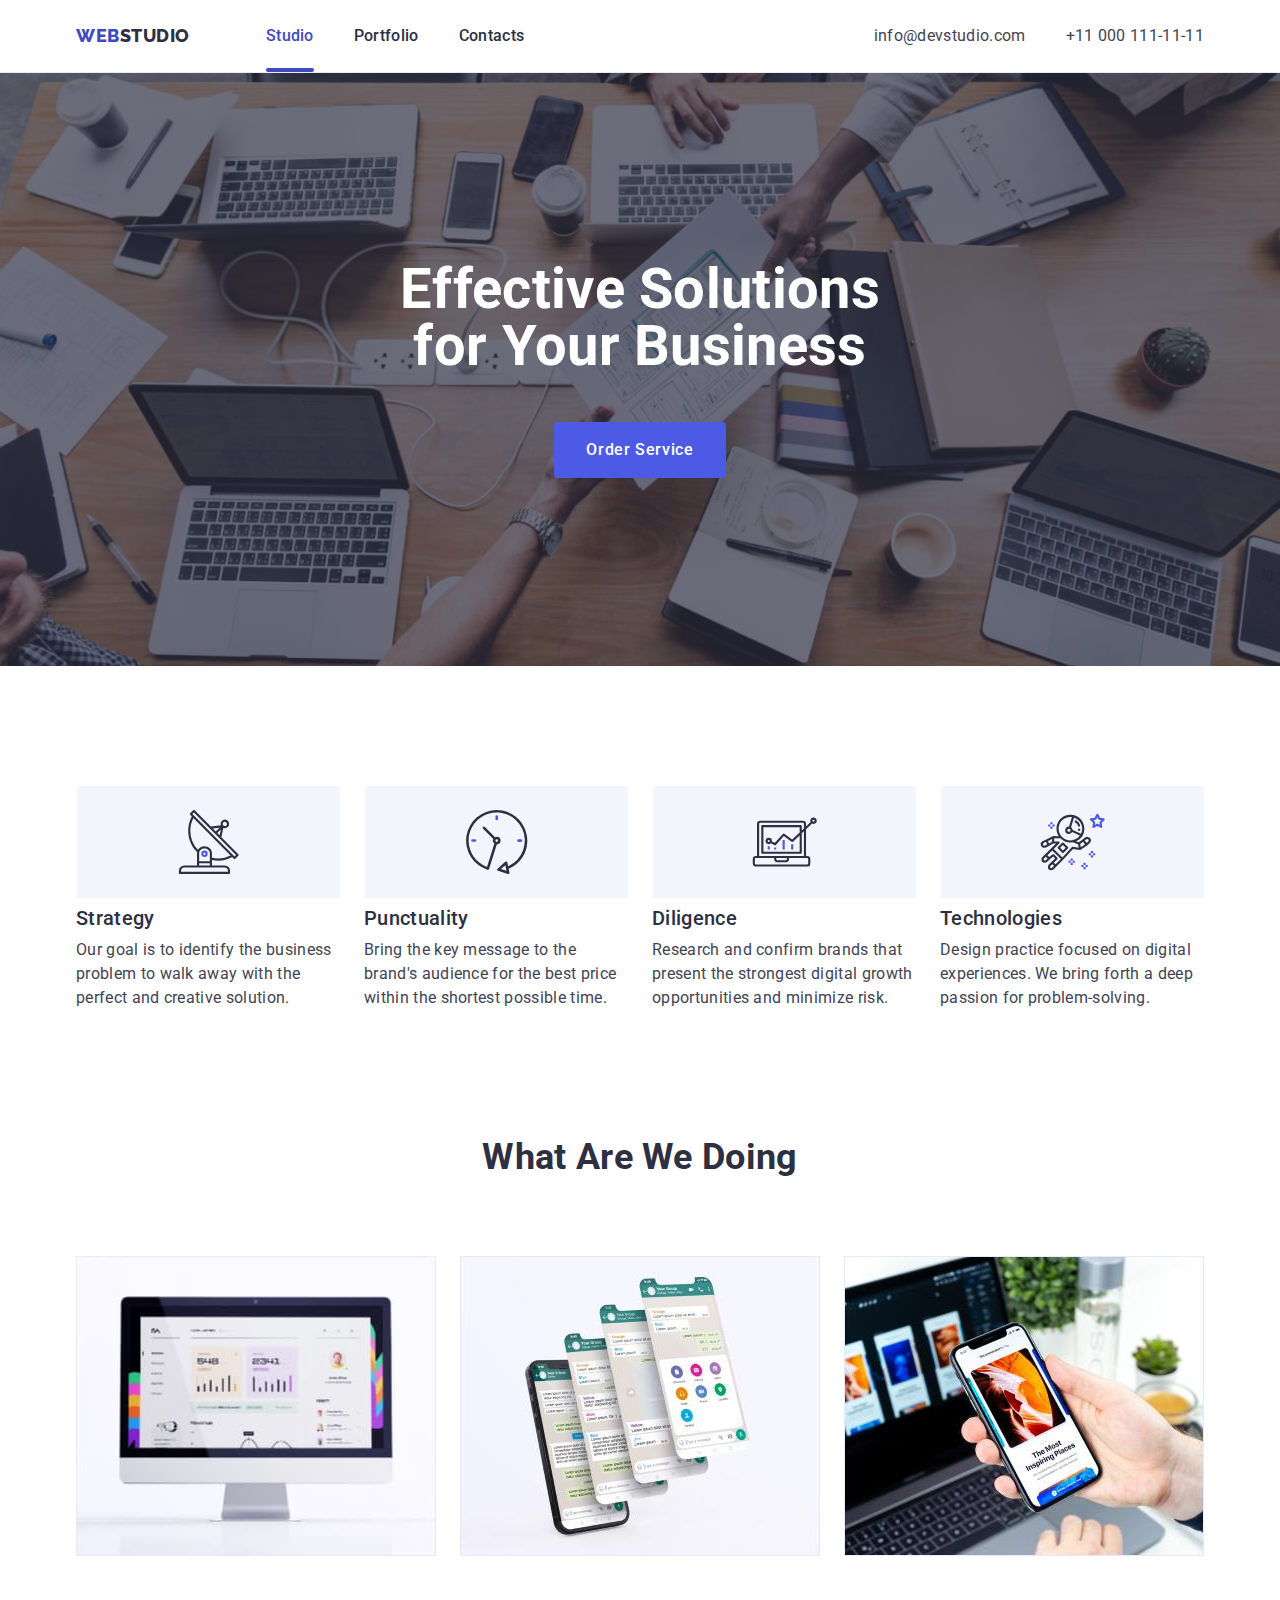
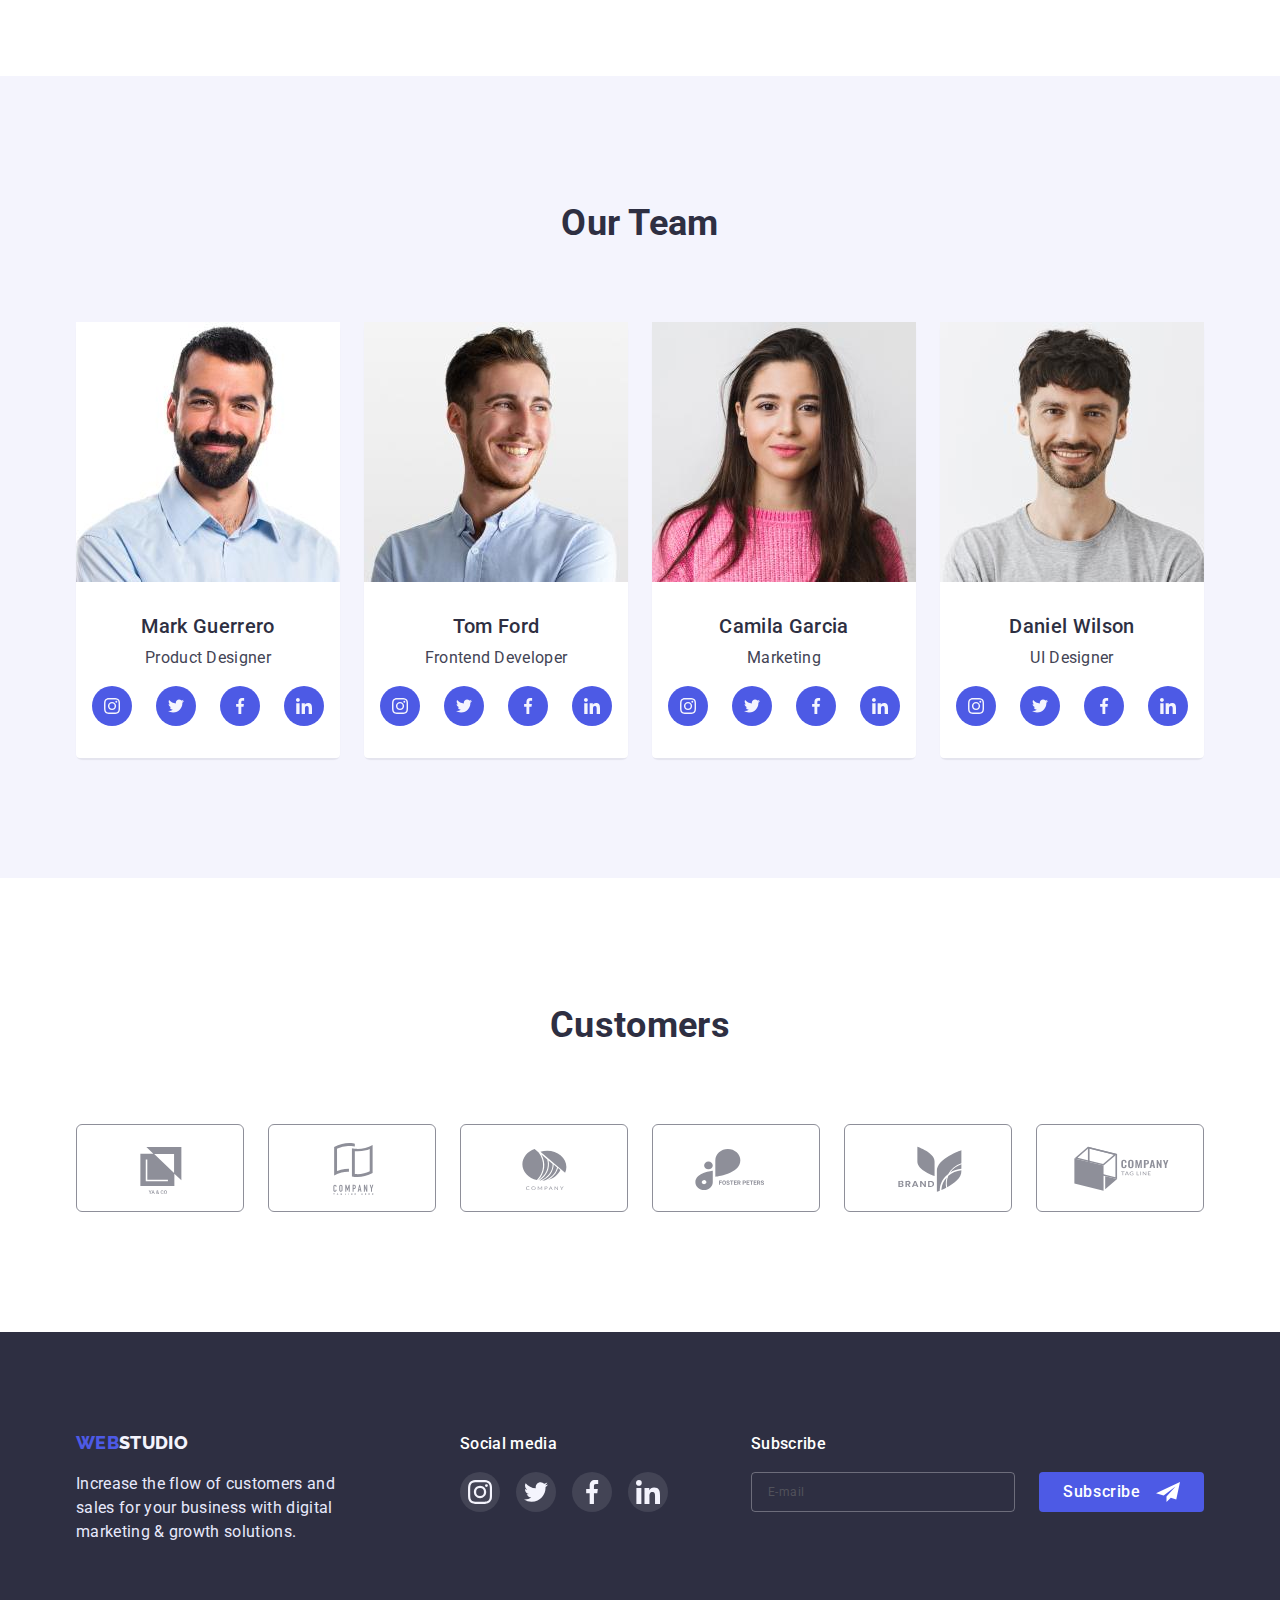
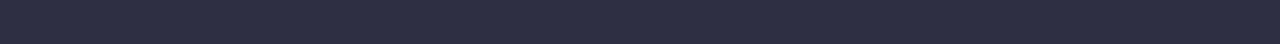
<file: index.html>
<!DOCTYPE html>
<html lang="en">
  <head>
    <meta charset="UTF-8" />
    <meta http-equiv="X-UA-Compatible" content="IE=edge" />
    <meta name="viewport" content="width=device-width, initial-scale=1.0" />
    <title>WEB STUDIO</title>
    <link rel="preconnect" href="https://fonts.googleapis.com" />
    <link rel="preconnect" href="https://fonts.gstatic.com" crossorigin />
    <link
      href="https://fonts.googleapis.com/css2?family=Raleway:wght@800&family=Roboto:wght@400;500;700;900&display=swap"
      rel="stylesheet"
    />
    <link
      rel="stylesheet"
      href="https://cdnjs.cloudflare.com/ajax/libs/modern-normalize/1.1.0/modern-normalize.min.css"
    />
    <link rel="stylesheet" href="./css/style.css" />
  </head>
  <body>
    <header class="header">
      <nav class="container main-nav">
        <a href="./index.html" class="logo link"
          >WEB<span class="logo-header">STUDIO</span></a
        >
        <ul class="navigation list">
          <li class="nav-item">
            <a href="./index.html" class="current link header-links">
              Studio
            </a>
          </li>
          <li class="nav-item">
            <a href="./portfolio.html" class="link header-links">Portfolio</a>
          </li>
          <li class="nav-item">
            <a href="" class="link header-links">Contacts</a>
          </li>
        </ul>

        <ul class="list contact-list">
          <li class="nav-item">
            <a
              href="mailto:info@devstudio.com"
              class="link contacts header-links"
              >info@devstudio.com</a
            >
          </li>
          <li class="nav-item">
            <a href="tel:+110001111111" class="link contacts header-links"
              >+11 000 111-11-11</a
            >
          </li>
        </ul>
      </nav>
    </header>
    <main>
      <section class="section-one section overlay">
        <div class="container">
          <h1 class="main-title">
            Effective Solutions <br />
            for Your Business
          </h1>

          <button type="button" class="btn btn-order" data-modal-open>
            Order Service
          </button>
          <div class="backdrop is-hidden" data-modal>
            <div class="modal">
              <div class="modal-section">
                <button class="btn btn-modal" data-modal-close>
                  <div class="icon-close">
                    <svg class="svg-close">
                      <use
                        href="./images/icons.svg/close_1.svg#icon-close"
                      ></use>
                    </svg>
                  </div>
                </button>
                <form class="contact-form">
                  <p class="form-title">
                    Leave your contacts and we will call you back
                  </p>
                  <ul class="list">
                    <li>
                      <label class="label-form name" for="name">Name</label>
                      <div class="input-wrapper">
                        <input
                          class="input-form"
                          type="text"
                          id="name"
                          name="name"
                          required
                        />
                        <svg class="icon-form icon-name">
                          <use
                            href="./images/icons.svg/form-icons.svg#icon-person"
                          ></use>
                        </svg>
                      </div>
                    </li>
                    <li>
                      <label class="label-form" for="phone"> Phone</label>
                      <div class="input-wrapper">
                        <input
                          class="input-form"
                          type="tel"
                          id="phone"
                          name="phone"
                          required
                        />
                        <svg class="icon-form icon-phone">
                          <use
                            href="./images/icons.svg/form-icons.svg#icon-phone"
                          ></use>
                        </svg>
                      </div>
                    </li>
                    <li>
                      <label class="label-form" for="email">Email</label>
                      <div class="input-wrapper">
                        <input
                          class="input-form"
                          type="email"
                          id="email"
                          name="email"
                          required
                        />
                        <svg class="icon-form icon-email">
                          <use
                            href="./images/icons.svg/form-icons.svg#icon-email"
                          ></use>
                        </svg>
                      </div>
                    </li>
                    <li>
                      <label class="label-form" for="comment">Comment</label>
                      <textarea
                        class="input-form input-textarea"
                        type="textarea"
                        placeholder="Text input"
                        id="comment"
                        name="comment"
                      ></textarea>
                    </li>
                    <li class="item-check">
                      <div class="item-checkbox main-checkbox">
                        <input
                          class="checkbox visually-hidden"
                          type="checkbox"
                          id="checkbox"
                          name="checkbox-privacy-selection"
                          required
                        />
                        <span class="icon-checkbox"></span>
                        <label class="label-form privacy-text" for="checkbox"
                          >I accept the therms and conditions of the &nbsp;
                          <a href=""> Privacy Policy</a></label
                        >
                      </div>
                    </li>
                  </ul>
                  <button type="submit" class="btn btn-order btn-form">
                    Send
                  </button>
                </form>
              </div>
            </div>
          </div>
        </div>
      </section>

      <section class="section section-two">
        <div class="container">
          <h2 hidden class="title">Our Values</h2>
          <ul class="list list-values">
            <li class="value-item icon-strategy">
              <div class="svg-value">
                <svg class="value-icon">
                  <use
                    href="./images/icons.svg/symbol-defs.svg#icon-strategy"
                  ></use>
                </svg>
              </div>
              <h3 class="sub-title">Strategy</h3>
              <p class="value-description">
                Our goal is to identify the business problem to walk away with
                the perfect and creative solution.
              </p>
            </li>
            <li class="value-item icon-punctuality">
              <div class="svg-value">
                <svg class="value-icon">
                  <use
                    href="./images/icons.svg/symbol-defs.svg#icon-punctuality"
                  ></use>
                </svg>
              </div>
              <h3 class="sub-title">Punctuality</h3>
              <p class="value-description">
                Bring the key message to the brand's audience for the best price
                within the shortest possible time.
              </p>
            </li>
            <li class="value-item icon-diligence">
              <div class="svg-value">
                <svg class="value-icon">
                  <use
                    href="./images/icons.svg/symbol-defs.svg#icon-diligence"
                  ></use>
                </svg>
              </div>
              <h3 class="sub-title">Diligence</h3>
              <p class="value-description">
                Research and confirm brands that present the strongest digital
                growth opportunities and minimize risk.
              </p>
            </li>
            <li class="value-item icon-technologies">
              <div class="svg-value">
                <svg class="value-icon">
                  <use
                    href="./images/icons.svg/symbol-defs.svg#icon-technologies"
                  ></use>
                </svg>
              </div>
              <h3 class="sub-title">Technologies</h3>
              <p class="value-description">
                Design practice focused on digital experiences. We bring forth a
                deep passion for problem-solving.
              </p>
            </li>
          </ul>
        </div>
      </section>

      <section class="section section-three">
        <div class="container">
          <h2 class="title title-about">What Are We Doing</h2>
          <ul class="list-about list">
            <li class="about-item">
              <img
                src="./images/index/Rectangle_1.jpg"
                alt="Screen"
                width="360"
                height="300"
              />
            </li>
            <li class="about-item">
              <img
                src="./images/index/Rectangle_2.jpg "
                alt="Cell Phone"
                width="360"
                height="300"
              />
            </li>
            <li class="about-item">
              <img
                src="./images/index/Rectangle_3.jpg"
                alt="Laptop and Smartphone"
                width="360"
                height="300"
              />
            </li>
          </ul>
        </div>
      </section>
      <section class="section-four section">
        <div class="container">
          <h2 class="title title-team">Our Team</h2>
          <ul class="list list-team">
            <li class="team-member">
              <img
                src="./images/index/img_1.jpg"
                alt="Face of the Product Designer"
                width="264"
                height="260"
                class="image"
              />
              <div class="team-role">
                <h3 class="sub-title">Mark Guerrero</h3>
                <p class="team-description">Product Designer</p>
                <ul class="list list-social">
                  <li class="svg-a social-item">
                    <a class="link-social">
                      <svg class="svg-icon">
                        <use
                          href="./images/icons.svg/symbol-defs.svg#icon-instagram"
                        ></use>
                      </svg>
                    </a>
                  </li>
                  <li class="svg-a social-item">
                    <a class="link-social">
                      <svg class="svg-icon twitter">
                        <use
                          href="./images/icons.svg/symbol-defs.svg#icon-twitter"
                        ></use>
                      </svg>
                    </a>
                  </li>
                  <li class="svg-a social-item">
                    <a class="link-social">
                      <svg class="svg-icon">
                        <use
                          href="./images/icons.svg/symbol-defs.svg#icon-facebook"
                        ></use>
                      </svg>
                    </a>
                  </li>
                  <li class="svg-a social-item">
                    <a class="link-social">
                      <svg class="svg-icon">
                        <use
                          href="./images/icons.svg/symbol-defs.svg#icon-linkedin"
                        ></use>
                      </svg>
                    </a>
                  </li>
                </ul>
              </div>
            </li>
            <li class="team-member">
              <img
                src="./images/index/img_2.jpg"
                alt="Face of the Frontend Developer"
                width="264"
                height="260"
                class="image"
              />
              <div class="team-role">
                <h3 class="sub-title">Tom Ford</h3>
                <p class="team-description">Frontend Developer</p>
                <ul class="list list-social">
                  <li class="svg-a social-item">
                    <a class="link-social">
                      <svg class="svg-icon">
                        <use
                          href="./images/icons.svg/symbol-defs.svg#icon-instagram"
                        ></use>
                      </svg>
                    </a>
                  </li>
                  <li class="svg-a social-item">
                    <a class="link-social">
                      <svg class="svg-icon twitter">
                        <use
                          href="./images/icons.svg/symbol-defs.svg#icon-twitter"
                        ></use>
                      </svg>
                    </a>
                  </li>
                  <li class="svg-a social-item">
                    <a class="link-social">
                      <svg class="svg-icon">
                        <use
                          href="./images/icons.svg/symbol-defs.svg#icon-facebook"
                        ></use>
                      </svg>
                    </a>
                  </li>
                  <li class="svg-a social-item">
                    <a class="link-social">
                      <svg class="svg-icon">
                        <use
                          href="./images/icons.svg/symbol-defs.svg#icon-linkedin"
                        ></use>
                      </svg>
                    </a>
                  </li>
                </ul>
              </div>
            </li>
            <li class="team-member">
              <img
                src="./images/index/img_3.jpg"
                alt="Face of the Marketing team member"
                width="264"
                height="260"
                class="image"
              />
              <div class="team-role">
                <h3 class="sub-title">Camila Garcia</h3>
                <p class="team-description">Marketing</p>
                <ul class="list list-social">
                  <li class="svg-a social-item">
                    <a class="link-social">
                      <svg class="svg-icon">
                        <use
                          href="./images/icons.svg/symbol-defs.svg#icon-instagram"
                        ></use>
                      </svg>
                    </a>
                  </li>
                  <li class="svg-a social-item">
                    <a class="link-social">
                      <svg class="svg-icon twitter">
                        <use
                          href="./images/icons.svg/symbol-defs.svg#icon-twitter"
                        ></use>
                      </svg>
                    </a>
                  </li>
                  <li class="svg-a social-item">
                    <a class="link-social">
                      <svg class="svg-icon">
                        <use
                          href="./images/icons.svg/symbol-defs.svg#icon-facebook"
                        ></use>
                      </svg>
                    </a>
                  </li>
                  <li class="svg-a social-item">
                    <a class="link-social">
                      <svg class="svg-icon">
                        <use
                          href="./images/icons.svg/symbol-defs.svg#icon-linkedin"
                        ></use>
                      </svg>
                    </a>
                  </li>
                </ul>
              </div>
            </li>
            <li class="team-member">
              <img
                src="./images/index/img_4.jpg"
                alt="Face of the UI Designer"
                width="264"
                height="260"
                class="image"
              />
              <div class="team-role">
                <h3 class="sub-title">Daniel Wilson</h3>
                <p class="team-description">UI Designer</p>
                <ul class="list list-social">
                  <li class="svg-a social-item">
                    <a class="link-social">
                      <svg class="svg-icon">
                        <use
                          href="./images/icons.svg/symbol-defs.svg#icon-instagram"
                        ></use>
                      </svg>
                    </a>
                  </li>
                  <li class="svg-a social-item">
                    <a class="link-social">
                      <svg class="svg-icon twitter">
                        <use
                          href="./images/icons.svg/symbol-defs.svg#icon-twitter"
                        ></use>
                      </svg>
                    </a>
                  </li>
                  <li class="svg-a social-item">
                    <a class="link-social">
                      <svg class="svg-icon">
                        <use
                          href="./images/icons.svg/symbol-defs.svg#icon-facebook"
                        ></use>
                      </svg>
                    </a>
                  </li>
                  <li class="svg-a social-item">
                    <a class="link-social">
                      <svg class="svg-icon">
                        <use
                          href="./images/icons.svg/symbol-defs.svg#icon-linkedin"
                        ></use>
                      </svg>
                    </a>
                  </li>
                </ul>
              </div>
            </li>
          </ul>
        </div>
      </section>
      <section class="section">
        <div class="container">
          <h2 class="title title-customers">Customers</h2>
          <ul class="list list-customers">
            <li class="svg-a customer-item">
              <a class="link-customers">
                <svg class="logo-icon">
                  <use
                    href="./images/icons.svg/symbol-defs.svg#icon-logo_1"
                  ></use>
                </svg>
              </a>
            </li>
            <li class="svg-a customer-item">
              <a class="link-customers">
                <svg class="logo-icon">
                  <use
                    href="./images/icons.svg/symbol-defs.svg#icon-logo_2"
                  ></use>
                </svg>
              </a>
            </li>
            <li class="svg-a customer-item">
              <a class="link-customers">
                <svg class="logo-icon">
                  <use
                    href="./images/icons.svg/symbol-defs.svg#icon-logo_3"
                  ></use>
                </svg>
              </a>
            </li>
            <li class="svg-a customer-item">
              <a class="link-customers">
                <svg class="logo-icon">
                  <use
                    href="./images/icons.svg/symbol-defs.svg#icon-logo_4"
                  ></use>
                </svg>
              </a>
            </li>
            <li class="svg-a customer-item">
              <a class="link-customers">
                <svg class="logo-icon">
                  <use
                    href="./images/icons.svg/symbol-defs.svg#icon-logo_5"
                  ></use>
                </svg>
              </a>
            </li>
            <li class="svg-a customer-item">
              <a class="link-customers">
                <svg class="logo-icon">
                  <use
                    href="./images/icons.svg/symbol-defs.svg#icon-logo_6"
                  ></use>
                </svg>
              </a>
            </li>
          </ul>
        </div>
      </section>
    </main>
    <footer class="footer">
      <div class="container footer-section">
        <div class="footer-description">
          <a href="./index.html" class="logo footer link"
            >WEB<span class="logo-footer">STUDIO</span></a
          >
          <p>
            Increase the flow of customers and sales for your business with
            digital marketing & growth solutions.
          </p>
        </div>
        <div class="social-section">
          <h3 class="title title-footer">Social media</h3>

          <ul class="list list-social">
            <li class="svg-a social-item footer-social">
              <a class="link-social social-footer">
                <svg class="svg-icon svg-i-footer">
                  <use
                    href="./images/icons.svg/symbol-defs.svg#icon-instagram"
                  ></use>
                </svg>
              </a>
            </li>
            <li class="svg-a social-item footer-social">
              <a class="link-social social-footer">
                <svg class="svg-icon svg-i-footer">
                  <use
                    href="./images/icons.svg/symbol-defs.svg#icon-twitter"
                  ></use>
                </svg>
              </a>
            </li>
            <li class="svg-a social-item footer-social">
              <a class="link-social social-footer">
                <svg class="svg-icon svg-i-footer">
                  <use
                    href="./images/icons.svg/symbol-defs.svg#icon-facebook"
                  ></use>
                </svg>
              </a>
            </li>
            <li class="svg-a social-item footer-social">
              <a class="link-social social-footer">
                <svg class="svg-icon svg-i-footer">
                  <use
                    href="./images/icons.svg/symbol-defs.svg#icon-linkedin"
                  ></use>
                </svg>
              </a>
            </li>
          </ul>
        </div>
        <div class="subscription-section">
          <form>
            <label class="label-subscribe" for="subscribe">Subscribe</label>

            <div class="submit-wrapper">
              <input
                class="input-form subscribe-form"
                type="email"
                id="subscribe"
                placeholder="E-mail"
                name="subscribe"
                required
              />
              <button class="btn btn-order btn-subscribe" type="submit">
                Subscribe <span class="btn-icon"></span>
              </button>
            </div>
          </form>
        </div>
      </div>
    </footer>
    <script src="./js/modal.js"></script>
  </body>
</html>
</file>
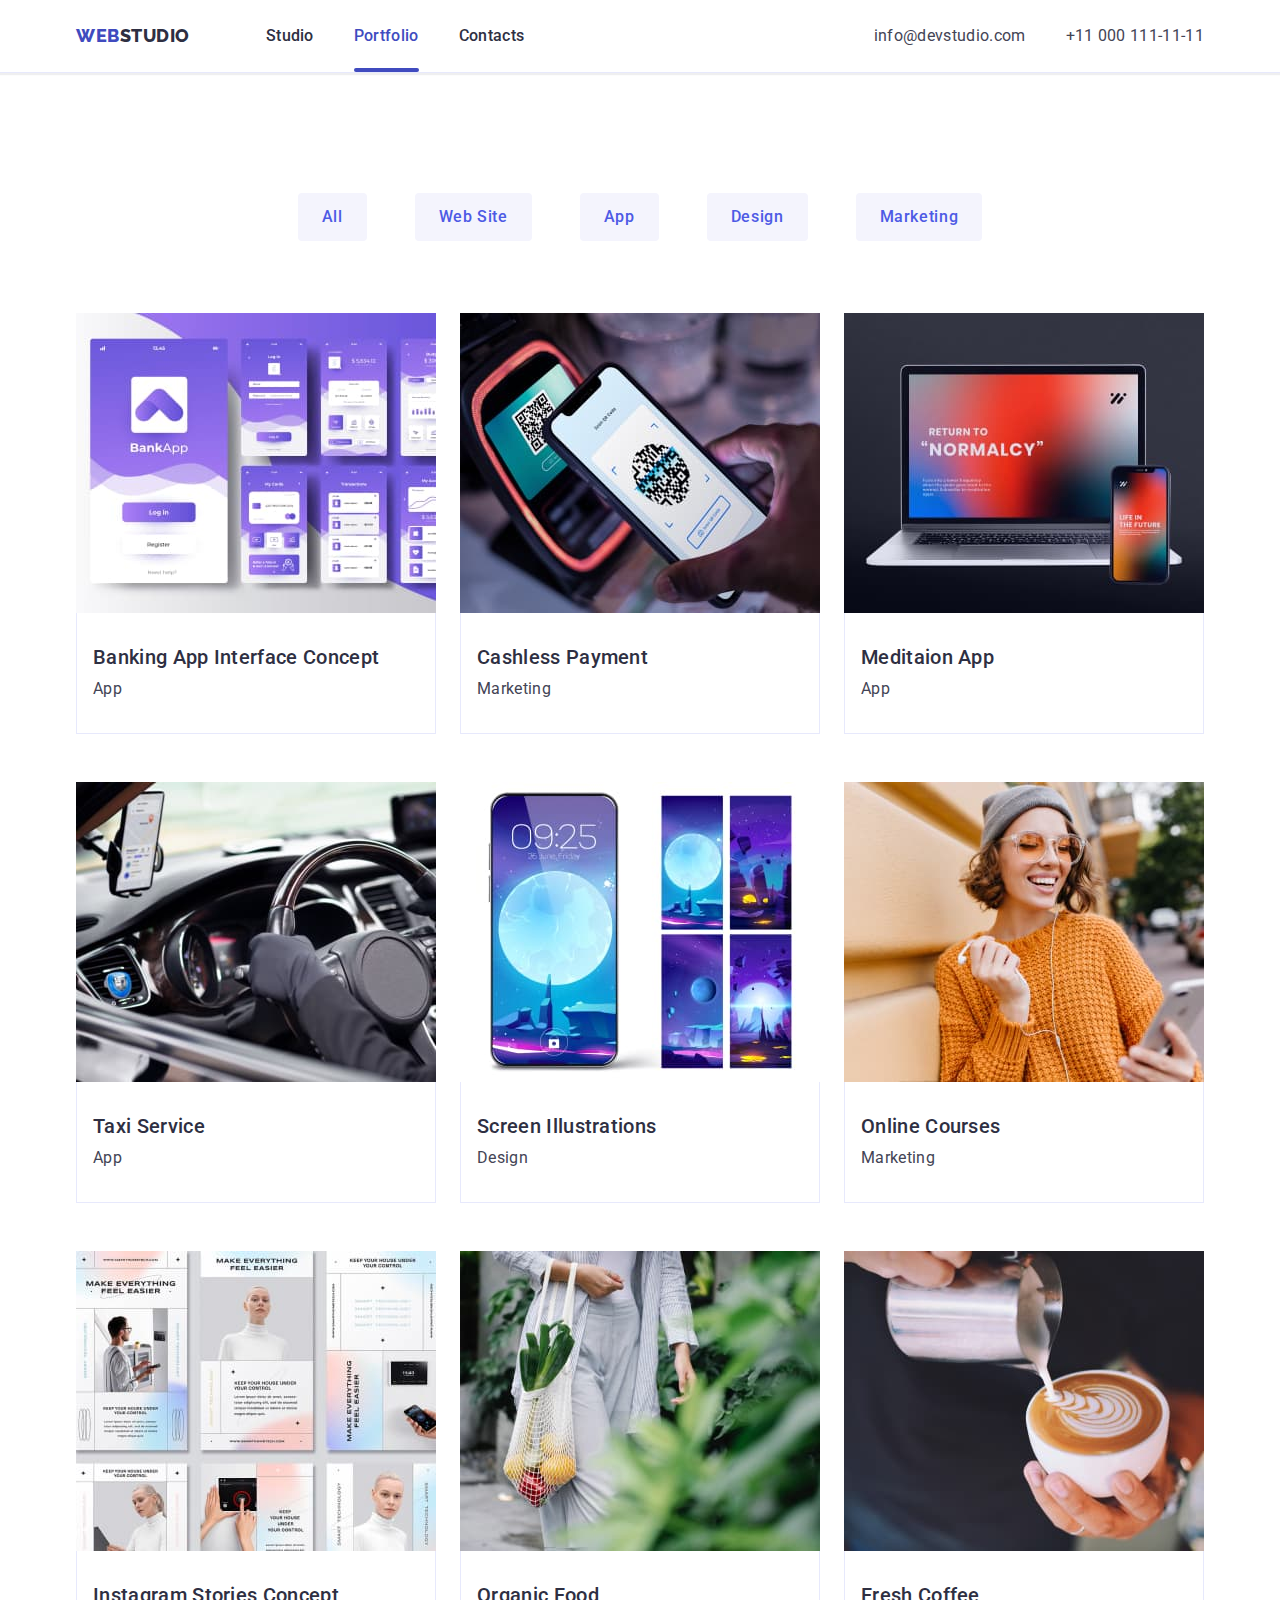
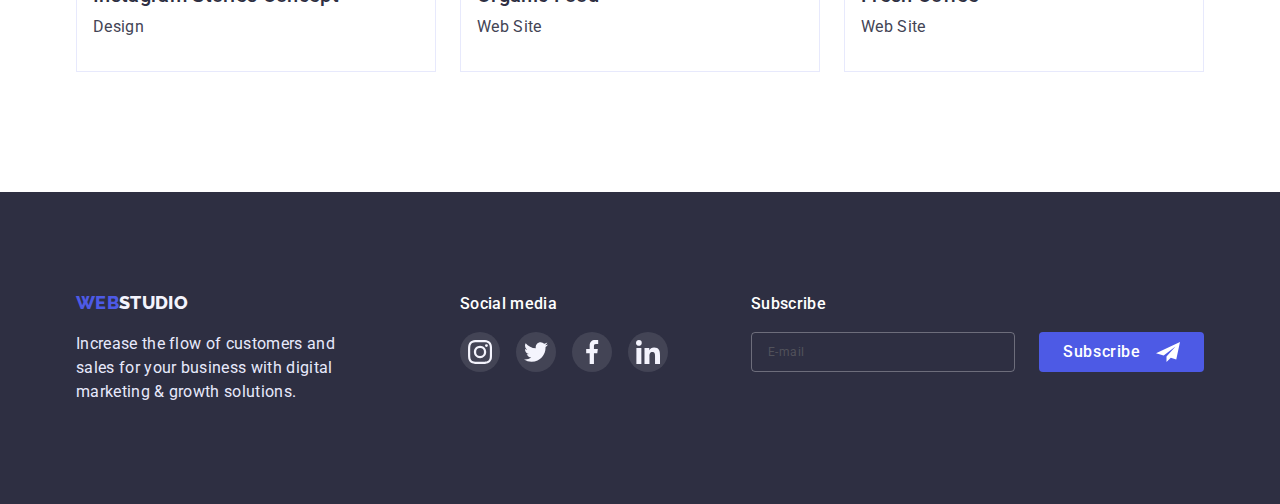
<file: portfolio.html>
<!DOCTYPE html>
<html lang="en">
  <head>
    <meta charset="UTF-8" />
    <meta http-equiv="X-UA-Compatible" content="IE=edge" />
    <meta name="viewport" content="width=device-width, initial-scale=1.0" />
    <title>WEB STUDIO</title>

    <link rel="preconnect" href="https://fonts.googleapis.com" />
    <link rel="preconnect" href="https://fonts.gstatic.com" crossorigin />
    <link
      href="https://fonts.googleapis.com/css2?family=Raleway:wght@800&family=Roboto:wght@400;500;700;900&display=swap"
      rel="stylesheet"
    />
    <link
      rel="stylesheet"
      href="https://cdnjs.cloudflare.com/ajax/libs/modern-normalize/1.1.0/modern-normalize.min.css"
    />
    <link rel="stylesheet" href="./css/style.css" />
  </head>
  <body>
    <header class="header">
      <nav class="container main-nav">
        <a href="./index.html" class="logo link"
          >WEB<span class="logo-header">STUDIO</span></a
        >
        <ul class="navigation list">
          <li class="nav-item">
            <a href="./index.html" class="link header-links"> Studio </a>
          </li>
          <li class="nav-item">
            <a href="./portfolio.html" class="current link header-links"
              >Portfolio</a
            >
          </li>
          <li class="nav-item">
            <a href="" class="link header-links">Contacts</a>
          </li>
        </ul>

        <ul class="list contact-list">
          <li class="nav-item">
            <a
              href="mailto:info@devstudio.com"
              class="link contacts header-links"
              >info@devstudio.com</a
            >
          </li>
          <li class="nav-item">
            <a href="tel:+110001111111" class="link contacts header-links"
              >+11 000 111-11-11</a
            >
          </li>
        </ul>
      </nav>
    </header>

    <main>
      <div class="container">
        <section class="section">
          <h1 class="main-title" hidden>Gallery</h1>
          <ul class="list filter-list">
            <li class="filter-item">
              <button type="button" class="btn btn-filter">All</button>
            </li>
            <li class="filter-item">
              <button type="button" class="btn btn-filter">Web Site</button>
            </li>
            <li class="filter-item">
              <button type="button" class="btn btn-filter">App</button>
            </li>
            <li class="filter-item">
              <button type="button" class="btn btn-filter">Design</button>
            </li>
            <li class="filter-item">
              <button type="button" class="btn btn-filter">Marketing</button>
            </li>
          </ul>
          <ul class="list project-list">
            <li class="prj-item">
              <a href="" class="project-card link">
                <div class="card-thumb">
                  <img
                    src="./images/portfolio/1_BankingApp.jpg"
                    alt="Banking App"
                    width="360"
                    height="300"
                    class="image"
                  />
                  <div class="card-overlay">
                    <div class="prj-summary">
                      14 Stylish and User-Friendly App Design Concepts · Task
                      Manager App · Calorie Tracker App · Exotic Fruit Ecommerce
                      App · Cloud Storage App
                    </div>
                  </div>
                </div>
                <div class="prj-explanation">
                  <h2 class="title prj-title">Banking App Interface Concept</h2>
                  <p class="prj-description">App</p>
                </div>
              </a>
            </li>
            <li class="prj-item">
              <a href="" class="project-card link"
                ><div class="card-thumb">
                  <img
                    src="./images/portfolio/2_CashlessPayment.jpg"
                    alt="Cashless Payment"
                    width="360"
                    height="300"
                    class="image"
                  />
                  <div class="card-overlay">
                    <div class="prj-summary">
                      14 Stylish and User-Friendly App Design Concepts · Task
                      Manager App · Calorie Tracker App · Exotic Fruit Ecommerce
                      App · Cloud Storage App
                    </div>
                  </div>
                </div>
                <div class="prj-explanation">
                  <h2 class="title prj-title">Cashless Payment</h2>
                  <p class="prj-description">Marketing</p>
                </div></a
              >
            </li>
            <li class="prj-item">
              <a href="" class="project-card link"
                ><div class="card-thumb">
                  <img
                    src="./images/portfolio/3_MeditaionApp.jpg"
                    alt="Meditaion App"
                    width="360"
                    height="300"
                    class="image"
                  />
                  <div class="card-overlay">
                    <div class="prj-summary">
                      14 Stylish and User-Friendly App Design Concepts · Task
                      Manager App · Calorie Tracker App · Exotic Fruit Ecommerce
                      App · Cloud Storage App
                    </div>
                  </div>
                </div>
                <div class="prj-explanation">
                  <h2 class="title prj-title">Meditaion App</h2>
                  <p class="prj-description">App</p>
                </div></a
              >
            </li>
            <li class="prj-item">
              <a href="" class="project-card link"
                ><div class="card-thumb">
                  <img
                    src="./images/portfolio/4_TaxiService.jpg"
                    alt="Taxi Service"
                    width="360"
                    height="300"
                    class="image"
                  />
                  <div class="card-overlay">
                    <div class="prj-summary">
                      14 Stylish and User-Friendly App Design Concepts · Task
                      Manager App · Calorie Tracker App · Exotic Fruit Ecommerce
                      App · Cloud Storage App
                    </div>
                  </div>
                </div>
                <div class="prj-explanation">
                  <h2 class="title prj-title">Taxi Service</h2>
                  <p class="prj-description">App</p>
                </div></a
              >
            </li>
            <li class="prj-item">
              <a href="" class="project-card link"
                ><div class="card-thumb">
                  <img
                    src="./images/portfolio/5_ScreenIllustrations.jpg"
                    alt="Screen Illustrations"
                    width="360"
                    height="300"
                    class="image"
                  />
                  <div class="card-overlay">
                    <div class="prj-summary">
                      14 Stylish and User-Friendly App Design Concepts · Task
                      Manager App · Calorie Tracker App · Exotic Fruit Ecommerce
                      App · Cloud Storage App
                    </div>
                  </div>
                </div>
                <div class="prj-explanation">
                  <h2 class="title prj-title">Screen Illustrations</h2>
                  <p class="prj-description">Design</p>
                </div></a
              >
            </li>
            <li class="prj-item">
              <a href="" class="project-card link"
                ><div class="card-thumb">
                  <img
                    src="./images/portfolio/6_OnlineCourses.jpg"
                    alt="Online Courses"
                    width="360"
                    height="300"
                    class="image"
                  />
                  <div class="card-overlay">
                    <div class="prj-summary">
                      14 Stylish and User-Friendly App Design Concepts · Task
                      Manager App · Calorie Tracker App · Exotic Fruit Ecommerce
                      App · Cloud Storage App
                    </div>
                  </div>
                </div>
                <div class="prj-explanation">
                  <h2 class="title prj-title">Online Courses</h2>
                  <p class="prj-description">Marketing</p>
                </div></a
              >
            </li>
            <li class="prj-item">
              <a href="" class="project-card link"
                ><div class="card-thumb">
                  <img
                    src="./images/portfolio/7_InstagramStoriesConcept.jpg"
                    alt="Instagram StoriesConcept"
                    width="360"
                    height="300"
                    class="image"
                  />
                  <div class="card-overlay">
                    <div class="prj-summary">
                      14 Stylish and User-Friendly App Design Concepts · Task
                      Manager App · Calorie Tracker App · Exotic Fruit Ecommerce
                      App · Cloud Storage App
                    </div>
                  </div>
                </div>
                <div class="prj-explanation">
                  <h2 class="title prj-title">Instagram Stories Concept</h2>
                  <p class="prj-description">Design</p>
                </div></a
              >
            </li>
            <li class="prj-item">
              <a href="" class="project-card link"
                ><div class="card-thumb">
                  <img
                    src="./images/portfolio/8_OrganicFood.jpg"
                    alt="Organic  Food"
                    width="360"
                    height="300"
                    class="image"
                  />
                  <div class="card-overlay">
                    <div class="prj-summary">
                      14 Stylish and User-Friendly App Design Concepts · Task
                      Manager App · Calorie Tracker App · Exotic Fruit Ecommerce
                      App · Cloud Storage App
                    </div>
                  </div>
                </div>
                <div class="prj-explanation">
                  <h2 class="title prj-title">Organic Food</h2>
                  <p class="prj-description">Web Site</p>
                </div></a
              >
            </li>
            <li class="prj-item">
              <a href="" class="project-card link"
                ><div class="card-thumb">
                  <img
                    src="./images/portfolio/9_FreshCoffee.jpg"
                    alt="Fresh Coffee"
                    width="360"
                    height="300"
                    class="image"
                  />
                  <div class="card-overlay">
                    <div class="prj-summary">
                      14 Stylish and User-Friendly App Design Concepts · Task
                      Manager App · Calorie Tracker App · Exotic Fruit Ecommerce
                      App · Cloud Storage App
                    </div>
                  </div>
                </div>
                <div class="prj-explanation">
                  <h2 class="title prj-title">Fresh Coffee</h2>
                  <p class="prj-description">Web Site</p>
                </div></a
              >
            </li>
          </ul>
        </section>
      </div>
    </main>
    <footer class="footer">
      <div class="container footer-section">
        <div class="footer-description">
          <a href="./index.html" class="logo footer link"
            >WEB<span class="logo-footer">STUDIO</span></a
          >
          <p>
            Increase the flow of customers and sales for your business with
            digital marketing & growth solutions.
          </p>
        </div>
        <div class="social-section">
          <h3 class="title title-footer">Social media</h3>

          <ul class="list list-social">
            <li class="svg-a social-item footer-social">
              <a class="link-social social-footer">
                <svg class="svg-icon svg-i-footer">
                  <use
                    href="./images/icons.svg/symbol-defs.svg#icon-instagram"
                  ></use>
                </svg>
              </a>
            </li>
            <li class="svg-a social-item footer-social">
              <a class="link-social social-footer">
                <svg class="svg-icon svg-i-footer">
                  <use
                    href="./images/icons.svg/symbol-defs.svg#icon-twitter"
                  ></use>
                </svg>
              </a>
            </li>
            <li class="svg-a social-item footer-social">
              <a class="link-social social-footer">
                <svg class="svg-icon svg-i-footer">
                  <use
                    href="./images/icons.svg/symbol-defs.svg#icon-facebook"
                  ></use>
                </svg>
              </a>
            </li>
            <li class="svg-a social-item footer-social">
              <a class="link-social social-footer">
                <svg class="svg-icon svg-i-footer">
                  <use
                    href="./images/icons.svg/symbol-defs.svg#icon-linkedin"
                  ></use>
                </svg>
              </a>
            </li>
          </ul>
        </div>
        <div class="subscription-section">
          <form>
            <label class="label-subscribe" for="subscribe">Subscribe</label>

            <div class="submit-wrapper">
              <input
                class="input-form subscribe-form"
                type="email"
                id="subscribe"
                placeholder="E-mail"
                name="subscribe"
                required
              />
              <button class="btn btn-order btn-subscribe" type="submit">
                Subscribe <span class="btn-icon"></span>
              </button>
            </div>
          </form>
        </div>
      </div>
    </footer>
  </body>
</html>
</file>
<file: css/style.css>
/* variables */
:root {
  --brand-primary-fonts: 'Roboto', sans-serif;
  --brand-secondary-fonts: 'Raleway', sans-serif;
  --none-text-decoration: none;
  --none-list-bullets: none;
  --primary-color: #434455;
  --secondary-color: #2e2f42;
  --bg-white-color: #ffffff;
  --bg-iris-color: #4d5ae5;
  --bg-cloud-color: #f4f4fd;
  --bg-ocean-color: #404bbf;
  --bg-cornflower-color: #e7e9fc;
  --bg-light-slate-color: #8e8f99;
  --font-size-primary: 16px;
  --line-height-primary: 1.5;
  --letter-spacing-primary: 0.02em;
  --primary-padding-32: 32px;
  --margin-24: 24px;
  --margin-48: 48px;
  --padding-margin-none: 0;
  --drop-shadow: 0px 2px 1px 0px rgba(46, 47, 66, 0.08);
  --transition-time-and-cubic: 250ms cubic-bezier(0.4, 0, 0.2, 1);
}
body {
  font-family: var(--brand-primary-fonts);
  color: var(--primary-color);
  font-size: var(--font-size-primary);
  line-height: var(--line-height-primary);
  letter-spacing: var(--letter-spacing-primary);
}
.btn {
  display: inline-block;
  cursor: pointer;
  border: none;
  font-weight: 500;
  font-size: var(--font-size-primary);
  line-height: var(--line-height-primary);
  letter-spacing: 0.04em;
  border-radius: 4px;
}
.container {
  width: 1158px;
  padding-left: 15px;
  padding-right: 15px;

  margin-left: auto;
  margin-right: auto;
}
p {
  margin-top: var(--padding-margin-none);
  margin-bottom: var(--padding-margin-none);
}

.section {
  padding-top: 120px;
  padding-bottom: 120px;
}

.section-one {
  padding-top: 188px;
  padding-bottom: 188px;
}
.section-three {
  padding-top: var(--padding-margin-none);
}

/* modal window */
.backdrop {
  position: fixed;
  top: 0;
  left: 0;
  width: 100%;
  height: 100%;
  background-color: rgba(46, 47, 66, 0.4);
  opacity: 1;
  transition: opacity var(--transition-time-and-cubic);
}
.backdrop.is-hidden {
  opacity: 0;
  pointer-events: none;
}

.btn-modal {
  position: absolute;
  display: flex;
  justify-content: center;
  align-items: center;
  top: 0;
  right: 0;
  margin-top: 24px;
  margin-right: 24px;
  border-radius: 50%;
  width: 24px;
  height: 24px;
}
.btn-modal:hover,
.btn-modal:focus {
  background-color: var(--bg-ocean-color);
  transition: var(--transition-time-and-cubic);
  fill: var(--bg-white-color);
}

.svg-close {
  display: block;
  width: 8px;
  height: 8px;
}
.backdrop.is-hidden .modal {
  transform: translate(-50%, -50%) scale(0.7);
}

.modal {
  position: absolute;
  top: 50%;
  left: 50%;
  transform: translate(-50%, -50%) scale(1);
  width: 408px;
  min-height: 300px;
  min-width: 400px;
  padding: 24px;
  border-radius: 4px;
  background-color: white;
  transition: transform var(--transition-time-and-cubic);
}

/* title's color */
.title,
.sub-title {
  color: var(--secondary-color);
}
.main-title,
.title {
  font-weight: 700;
}

.sub-title,
.prj-title {
  font-weight: 500;
  font-size: 20px;
  line-height: 1.2;
}

/* header section */

.header {
  border-bottom: solid 1px var(--bg-cornflower-color);
  box-shadow: 0px 2px 1px 0px rgba(46, 47, 66, 0.08);
}
.list {
  list-style: var(--none-list-bullets);
  padding: var(--padding-margin-none);
  margin: var(--padding-margin-none);
}
.main-nav {
  display: flex;
  align-items: center;
}

.navigation {
  display: flex;
  margin-left: 76px;
}
.navigation .nav-item:not(:last-child) {
  margin-right: 40px;
}
.header a.logo {
  font-weight: 800;
  font-family: var(--brand-secondary-fonts);
  font-size: 18px;
  line-height: 1.33;
  letter-spacing: 0.03em;
  text-transform: uppercase;
  color: var(--bg-ocean-color);
}

.navigation a.current {
  color: var(--bg-ocean-color);
}
.nav-item {
  position: relative;
}
.current::after {
  content: '';
  position: absolute;
  left: 0;
  bottom: 0;
  display: block;
  width: 100%;
  height: 4px;
  border-radius: 2px;
  background-color: var(--bg-ocean-color);
}
.link {
  text-decoration: var(--none-text-decoration);
  color: var(--primary-color);
}
.navigation .header-links {
  color: var(--secondary-color);
  font-weight: 500;
}
.header-links {
  display: block;
  padding-top: var(--margin-24);
  padding-bottom: var(--margin-24);
}

.contact-list {
  display: flex;
  margin-left: auto;
}

.contact-list .nav-item + .nav-item {
  margin-left: 40px;
}

.logo-header {
  color: var(--secondary-color);
}

.header-links:hover,
.header-links:focus,
.link-social:hover,
.link-social:focus,
.btn-modal:hover,
.btn-modal:focus {
  color: var(--bg-ocean-color);
  transition: var(--transition-time-and-cubic);
}

/* index page main section */
.overlay {
  background: var(--primary-color);
  text-align: center;
  max-width: 1440px;
  margin-left: auto;
  margin-right: auto;
  background-image: linear-gradient(
      to right,
      rgba(46, 47, 66, 0.7),
      rgba(46, 47, 66, 0.7)
    ),
    url(../images/index/bg-people-office_1.jpg);
  background-size: cover;
  background-position: center;
  background-repeat: no-repeat;
}

.main-title {
  font-size: 56px;
  line-height: 1.01;
  color: var(--bg-white-color);
  margin-top: 0;
  margin-bottom: var(--margin-48);
}
.btn-order {
  background: var(--bg-iris-color);
  color: var(--bg-white-color);
  padding: 16px 32px;
}
.btn-order:hover,
.btn-order:focus {
  background: var(--bg-ocean-color);
  box-shadow: 0px 4px 4px 0px rgba(0, 0, 0, 0.15);
  transition: var(--transition-time-and-cubic);
}

/* contact-form */
.form-title {
  font-weight: 500;
  margin-top: 53px;
  margin-bottom: 14px;
  font-size: var(--font-size-primary);
  line-height: var(--line-height-primary);
  letter-spacing: var(--letter-spacing-primary);
}
.contact-form {
  width: 100%;
}
.label-form {
  display: flex;
}
::placeholder,
.label-form,
.privacy-text {
  width: 100%;
  font-size: 12px;
  line-height: 1.14;
  letter-spacing: 0.04em;
  color: var(--bg-light-slate-color);
  margin-right: auto;
  margin-bottom: 4px;
}
.privacy-text a {
  color: var(--bg-iris-color);
}
.privacy-text {
  margin: 0;
  padding-left: 27px;
}
.input-wrapper {
  position: relative;
}
::placeholder {
  color: rgba(117, 117, 117, 0.5);
  line-height: 1.14;
}

.icon-form {
  position: absolute;
  width: 18px;
  height: 18px;
  top: 50%;
  left: 16px;
  transform: translateY(-50%);
}
.icon-phone,
.icon-email {
  height: 24px;
}
.input-form:focus + .icon-form {
  fill: var(--bg-iris-color);
  transition: var(--transition-time-and-cubic);
}

.name {
  line-height: 1.33;
}
.input-form {
  display: flex;
  justify-content: center;
  align-items: center;
  width: 100%;
  height: 40px;
  padding-left: 38px;
  margin-left: auto;
  margin-right: auto;
  margin-bottom: 8px;
  font-size: 12px;
  border: 1px solid rgba(33, 33, 33, 0.2);
  border-radius: 4px;
}
.input-form:focus {
  outline: none;
  border: 1px solid var(--bg-iris-color);
  transition: var(--transition-time-and-cubic);
}
.input-textarea {
  padding-top: 0;
  padding-left: 16px;
  padding-top: 8px;
  margin-bottom: 16px;
  height: 120px;
  resize: none;
}
.item-check {
  margin-bottom: 24px;
}
.item-checkbox {
  position: relative;
  display: flex;
  align-items: center;
}
.visually-hidden {
  position: absolute;
  left: 9px;
  top: 50%;
  transform: translateY(-50%);
  width: 1px;
  height: 1px;
  margin: -1px;
  border: 0;
  padding: 0;
  clip: rect(0 0 0 0);
  overflow: hidden;
}
.icon-checkbox {
  position: absolute;
  left: 0;
  top: 50%;
  transform: translateY(-50%);
  width: 16px;
  height: 16px;
  padding-left: 16px;
  border: 1.25px solid black;
  border-radius: 2px;
  pointer-events: none;
  background-size: contain;
}
.checkbox:checked + .icon-checkbox {
  border: 1.25px solid var(--bg-ocean-color);
  background-image: url('../images/icons.svg/checkbox.svg');
  background-color: var(--bg-ocean-color);
  background-size: contain;
  background-position: center;
  width: 16px;
  height: 16px;
  background-repeat: no-repeat;
}

.btn-form {
  width: 169px;
}

.sub-title,
.prj-title {
  margin-top: var(--padding-margin-none);
  margin-bottom: 8px;
}
.list-values {
  display: flex;
  justify-content: center;
  margin-left: auto;
  margin-right: auto;
}

.team-description {
  margin-bottom: 8px;
}
.svg-value {
  display: flex;
  justify-content: center;
  align-items: center;
  margin-bottom: 8px;
}

.value-icon {
  width: 264px;
  height: 112px;
}
.value-item:not(:last-child),
.about-item:not(:last-child),
.team-member:not(:last-child),
.customer-item:not(:last-child),
.social-item:not(:last-child) {
  margin-right: var(--margin-24);
}
.footer-social:not(:last-child) {
  margin-right: 16px;
}

.filter-list {
  display: flex;
  justify-content: center;
  margin-bottom: 72px;
}

.filter-item:not(:last-child) {
  margin-right: var(--margin-48);
}
.section .title-about,
.title-team,
.title-customers {
  margin-top: var(--padding-margin-none);
  margin-bottom: 72px;
  text-align: center;
  font-size: 36px;
}

.list-about,
.list-team {
  display: flex;
  justify-content: center;
}
.team-role {
  text-align: center;
  padding-top: var(--primary-padding-32);
  padding-bottom: var(--primary-padding-32);
  background-color: var(--bg-white-color);
  border-bottom-left-radius: 4px;
  border-bottom-right-radius: 4px;
}
.team-member {
  box-shadow: var(--drop-shadow);
  border-radius: 6px;
}
.svg-a {
  cursor: pointer;
}
.link-social {
  width: 40px;
  height: 40px;
  display: flex;
  justify-content: center;
  align-items: center;
  border-radius: 50%;
  border: none;
  padding: 0;
  background-color: var(--bg-iris-color);
}

.list-social {
  display: flex;
  justify-content: center;
  padding-left: 16px;
  padding-right: 16px;
}
.svg-icon {
  width: 16px;
  height: 16px;
  fill: var(--bg-cloud-color);
}
.link-social:hover,
.link-social:focus {
  background-color: var(--bg-ocean-color);
  transition: var(--transition-time-and-cubic);
}
.list-customers {
  display: flex;
  justify-content: center;
}

.link-customers {
  display: flex;
  justify-content: center;
  align-items: center;
  background-color: transparent;
  width: 168px;
  height: 88px;
  border: 1px solid var(--bg-light-slate-color);
  border-radius: 6px;
  padding: 0;
  color: var(--bg-light-slate-color);
}

.logo-icon {
  width: 104px;
  height: 56px;
  fill: currentColor;
}

.link-customers:hover,
.link-customers:focus {
  border: 1px solid var(--bg-ocean-color);
  border-radius: 6px;
  color: var(--bg-ocean-color);
  transition: var(--transition-time-and-cubic);
}

/* footer section */
.logo.footer {
  font-family: var(--brand-secondary-fonts);
  font-size: 18px;
  line-height: 1.17;
  font-weight: 800;
  color: var(--bg-iris-color);
}
.logo-footer {
  color: var(--bg-cloud-color);
}

.footer p {
  width: 264px;
  margin-top: 16px;
  color: var(--bg-cornflower-color);
}

footer {
  background: var(--secondary-color);
  padding-top: 100px;
  padding-bottom: 100px;
}

.section-four {
  background: var(--bg-cloud-color);
}

.footer-section {
  display: flex;
  align-items: baseline;
}
.svg-i-footer {
  width: 24px;
  height: 24px;
  align-items: center;
}

.social-footer {
  background-color: var(--primary-color);
}

.social-footer:hover,
.social-footer:focus {
  background-color: #31d0aa;
  transition: var(--transition-time-and-cubic);
}
.title-footer {
  color: var(--bg-white-color);
  margin-top: 0;
  margin-bottom: 0;
  font-weight: 500;
  font-size: var(--font-size-primary);
}
.social-section {
  display: block;
  margin-left: 120px;
}

.list-social {
  padding-left: 0;
  padding-right: 0;
  margin-top: 16px;
}

/* portfolio page - main section */

.btn-filter:hover,
.btn-filter:focus {
  background: var(--bg-ocean-color);
  color: var(--bg-white-color);
  box-shadow: 0px 3px 1px 0px rgba(0, 0, 0, 0.1);
  transition: var(--transition-time-and-cubic);
}
.btn-filter {
  background: var(--bg-cloud-color);
  color: var(--bg-iris-color);
  padding: 12px 24px;
}

.project-list {
  display: flex;
  flex-wrap: wrap;
  margin-right: calc(-1 * var(--margin-24));
  margin-bottom: calc(-1 * var(--margin-48));
}

.prj-explanation {
  border-bottom: solid 1px var(--bg-cornflower-color);
  border-left: solid 1px var(--bg-cornflower-color);
  border-right: solid 1px var(--bg-cornflower-color);
  padding-left: 16px;
  padding-right: 54px;
  padding-top: var(--primary-padding-32);
  padding-bottom: var(--primary-padding-32);
}
.project-list > .prj-item {
  flex-basis: calc(100% / 3 - 24px);
  margin-right: var(--margin-24);
  margin-bottom: var(--margin-48);
}
.card-thumb {
  position: relative;
  overflow: hidden;
}
.card-overlay {
  position: absolute;
  bottom: 0;
  left: 0;
  background-color: var(--bg-iris-color);
  color: var(--bg-cloud-color);
  width: 100%;
  height: 100%;
  transform: translateY(100%);
  transition: transform var(--transition-time-and-cubic);
}
.prj-summary {
  margin-top: 40px;
  margin-bottom: 164px;
  margin-left: 32px;
  margin-right: 32px;
}
.prj-item:hover .card-overlay,
.prj-item:focus .card-overlay {
  transform: translateY(0);
  transition: var(--transition-time-and-cubic);
}
img {
  display: block;
  max-width: 100%;
}

.project-card:hover,
.project-card:focus {
  background-blend-mode: soft-light;
  mix-blend-mode: normal;
  box-shadow: var(--drop-shadow);
  offset: 0px, 1px;
  border-radius: 6px;
  transition: var(--transition-time-and-cubic);
}
.project-list > .prj-item:hover,
.project-list > .prj-item:focus {
  box-shadow: 1px 4px 4px rgba(46, 47, 66, 0.08);
  border-radius: 6px;
  offset: 0px, 1px;
  transition: var(--transition-time-and-cubic);
}
/* footer-form */
.subscribe-form {
  padding-left: 16px;
  color: rgba(255, 255, 255, 0.6);
  background-color: transparent;
  border: 1px solid rgba(255, 255, 255, 0.3);
  
  width: 264px;
  margin-bottom: 0;
}
.subscription-section {
  margin-left: auto;
}

.label-subscribe,
.btn-subscribe {
  color: var(--bg-white-color);
  font-weight: 500;
}
.submit-wrapper {
  display: flex;
  align-items: inherit;
  margin-top: 16px;
}
.btn-subscribe {
  position: relative;
  text-align: center;
  width: 165px;
  height: 40px;
  margin-left: 24px;
  padding: 8px 24px;
  padding-right: 64px;
  letter-spacing: 0.04em;
}
.btn-subscribe::after {
  position: absolute;
  content: '';
  display: block;
  top: 50%;
  right: 0;
  transform: translateY(-50%);
  background-image: url('../images/icons.svg/icon-send.svg');
  width: 24px;
  height: 24px;
  margin-right: 24px;
}
</file>
